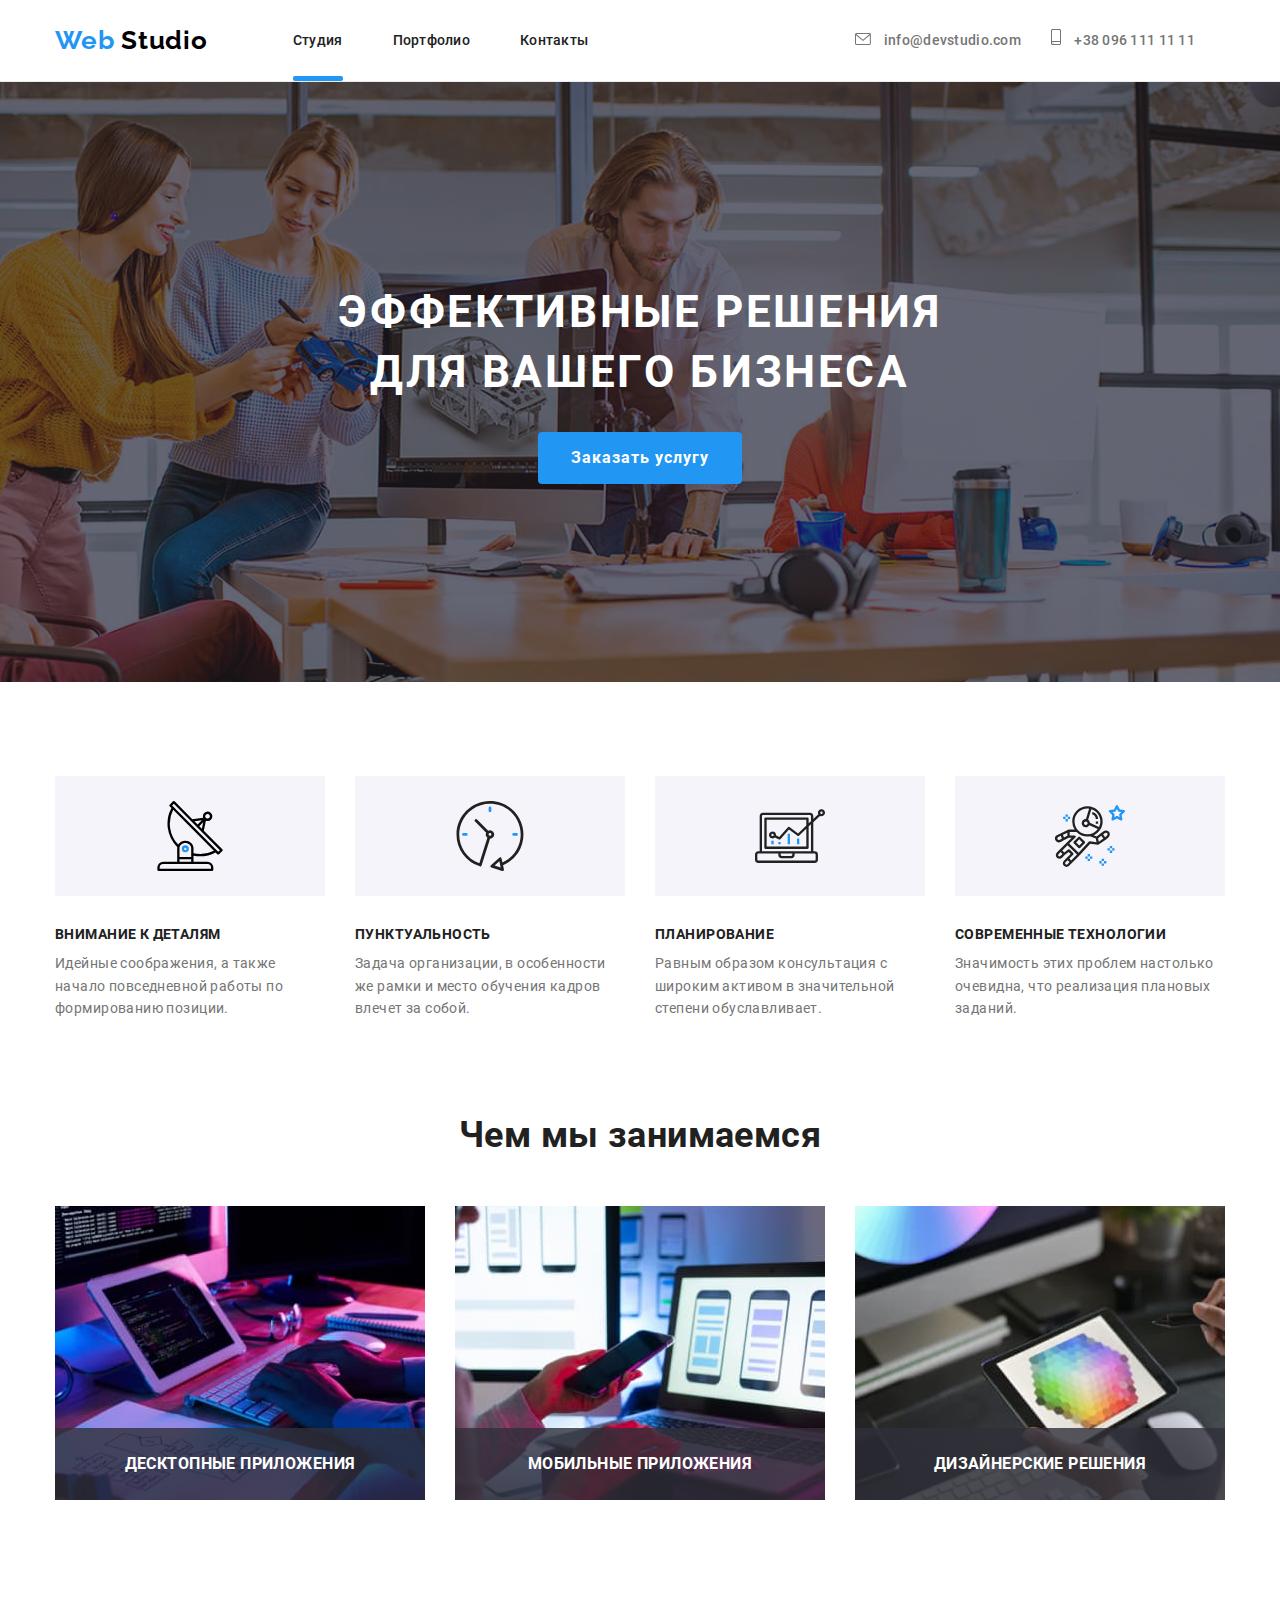
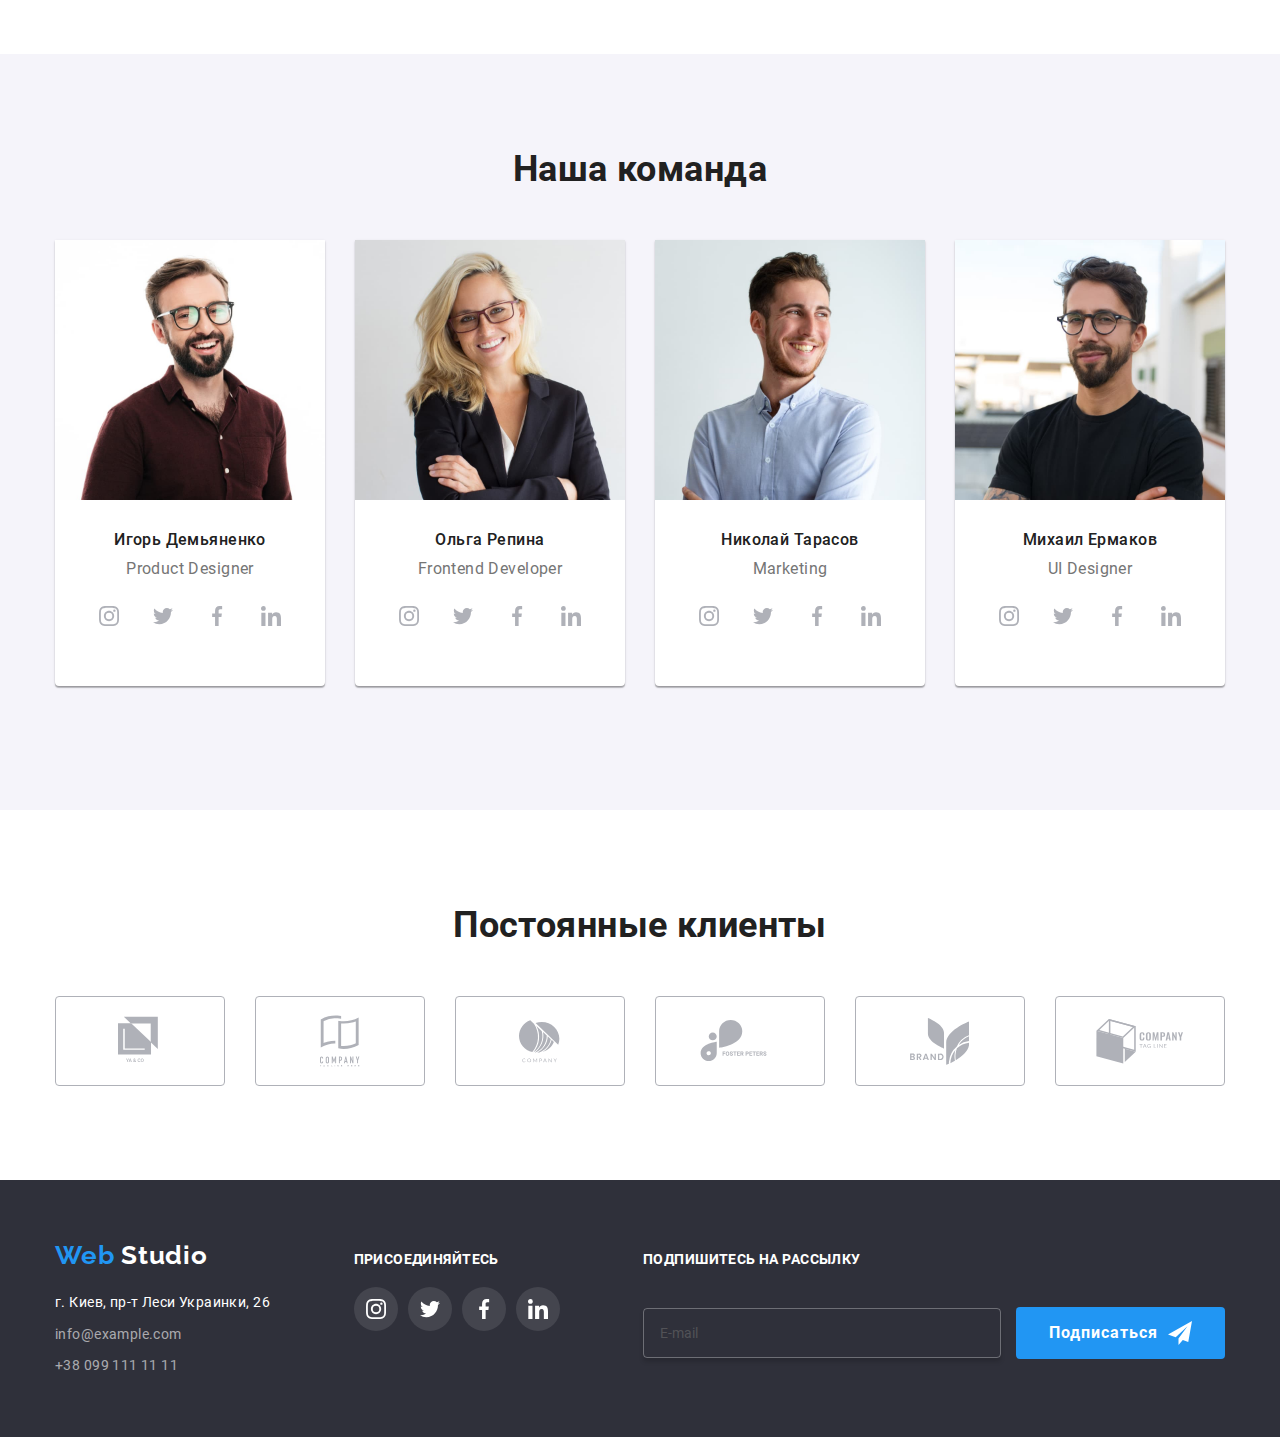
<file: index.html>
<!DOCTYPE html>
<html lang="ru">
  <head>
    <meta charset="UTF-8" />
    <meta name="viewport" content="width=device-width, initial-scale=1.0" />
    <title>Web Studio</title>
    <!-- <link
      href="https://fonts.googleapis.com/css2?family=Raleway:wght@700&family=Roboto:wght@400;500;700&display=swap"
      rel="stylesheet"
    />
    <link rel="stylesheet" href="./css/modern-normalize.css" /> -->
    <link rel="stylesheet" href="./css/main.min.css" />
  </head>
  <body>
    <header class="page-header">
      <!-- Мобільний хеадер  -->
      <div class="container logo-mobile-enable">
        <a href="index.html" class="logo"
          >Web <span class="logo-span-black">Studio</span></a
        >

        <button
          type="button"
          class="menu-button"
          aria-expanded="false"
          data-menu-button
        >
          <svg
            width="40"
            height="40"
            aria-label="Переключатель мобильного меню"
          >
            <use
              class="icon-cross"
              href="./images/sprite-2.svg#icon-close_40px"
            ></use>
            <use
              class="icon-menu"
              href="./images/sprite-2.svg#icon-menu_40px"
            ></use>
          </svg>
        </button>
        <!-- Мобільне меню спливаюче -->
        <div class="mobile-menu" data-menu>          
          <ul class="mobile-site unmark">
            <li class="item">
              <a href="./index.html" class="menu-link menu-link-active-mobile">Студия</a>
            </li>
            <li class="item">
              <a href="./portfolio.html" class="menu-link">Портфолио</a>
            </li>
            <li class="item"><a href="" class="menu-link">Контакты</a></li>
          </ul>

          <ul class="mobile-auth unmark">
            <li class="mail-link-header-mobile">
              <a
                href="mailto:info@devstudio.com"
                class="contacts-link mail-link-header-mobile"
              >
                <svg class="icon-header" width="16" height="12">
                  <use href="./images/sprite.svg#icon-envelope-hover"></use>
                </svg>

                info@devstudio.com</a
              >
            </li>
            <li class="tel-link-header-mobile">
              <a
                href="tel:+380961111111"
                class="contacts-link tel-link-header-mobile"
              >
                <svg class="icon-header" width="10" height="16">
                  <use href="./images/sprite.svg#icon-smartphone-hover"></use>
                </svg>

                +38 096 111 11 11
              </a>
            </li>
            
          </ul>
        </div>
      </div>
      <!-- Кінець мобільного меню -->

      <!-- Меню для планшета/десктопа -->
      <div class="container flexbox header-hide">
        <nav class="navigation">
          <a href="index.html" class="logo"
            >Web <span class="logo-span-black">Studio</span></a
          >
          <ul class="unmark menu-list">
            <li class="menu-item">
              <a href="./index.html" class="menu-link menu-link-active"
                >Студия</a
              >
            </li>
            <li class="menu-item">
              <a href="./portfolio.html" class="menu-link">Портфолио</a>
            </li>
            <li class="menu-item"><a href="" class="menu-link">Контакты</a></li>
          </ul>
        </nav>
        <div>
          <ul class="unmark header-contacts">
            <li>
              <a
                href="mailto:info@devstudio.com"
                class="contacts-link mail-link-header"
              >
                <svg class="icon-header" width="16" height="12">
                  <use href="./images/sprite.svg#icon-envelope-hover"></use>
                </svg>

                info@devstudio.com</a
              >
            </li>
            <li>
              <a
                href="tel:+380961111111"
                class="contacts-link mail-link-header"
              >
                <svg class="icon-header" width="10" height="16">
                  <use href="./images/sprite.svg#icon-smartphone-hover"></use>
                </svg>

                +38 096 111 11 11
              </a>
            </li>
          </ul>
        </div>
      </div>
    </header>
    <main>
      <!-- Hero -->
      <section class="hero">
        <div class="container">
          <h1 class="page-title">
            Эффективные решения<br />для вашего бизнеса
          </h1>
          <button class="button-main" data-modal-open>Заказать услугу</button>
        </div>
      </section>
      <!-- Futures -->
      <section class="futures section-futures">
        <h2 hidden>Особенности</h2>
        <div class="container futures-list">
          <!-- <h2 hidden>Особенности</h2> -->
          <ul class="unmark futures-item">
            <li class="futures-list-item">
              <div class="futures-icon">
                <svg width="70" height="70">
                  <use href="./images/sprite.svg#icon-antenna-1"></use>
                </svg>
              </div>
              <h3 class="h3-title-features">Внимание к деталям</h3>
              <p class="p-title-features">
                Идейные соображения, а также начало повседневной работы по
                формированию позиции.
              </p>
            </li>
          </ul>
          <ul class="unmark futures-item">
            <li class="futures-list-item">
              <div class="futures-icon">
                <svg width="70" height="70">
                  <use href="./images/sprite.svg#icon-clock-1"></use>
                </svg>
              </div>
              <h3 class="h3-title-features">Пунктуальность</h3>
              <p class="p-title-features">
                Задача организации, в особенности же рамки и место обучения
                кадров влечет за собой.
              </p>
            </li>
          </ul>
          <ul class="unmark futures-item">
            <li class="futures-list-item">
              <div class="futures-icon">
                <svg width="70" height="70">
                  <use href="./images/sprite.svg#icon-diagram-1"></use>
                </svg>
              </div>
              <h3 class="h3-title-features">Планирование</h3>
              <p class="p-title-features">
                Равным образом консультация с широким активом в значительной
                степени обуславливает.
              </p>
            </li>
          </ul>
          <ul class="unmark futures-item">
            <li class="futures-list-item">
              <div class="futures-icon">
                <svg width="70" height="70">
                  <use href="./images/sprite.svg#icon-astronaut-1"></use>
                </svg>
              </div>
              <h3 class="h3-title-features">Современные технологии</h3>
              <p class="p-title-features">
                Значимость этих проблем настолько очевидна, что реализация
                плановых заданий.
              </p>
            </li>
          </ul>
        </div>
      </section>
      <!-- About us  -->
      <section class="section about-us">
        <div class="container">
          <h2 class="h2-title">Чем мы занимаемся</h2>
          <ul class="unmark about-us-list">
            <li class="about-us-item">
              <picture>
                <source
                  srcset="
                    ./images/aboutus/img_box_01.jpg    1x,
                    ./images/aboutus/img_box_01@2x.jpg 2x
                  "
                  media="(min-width: 1200px)"
                />

                <img
                  src="./images/aboutus/img_box_01.jpg"
                  width="370"
                  height="294"
                  alt="Десктопные приложения"
                />
              </picture>
              <h3 class="h3-title-working">Десктопные приложения</h3>
            </li>
            <li class="about-us-item">
              <picture>
                <source
                  srcset="
                    ./images/aboutus/img_box_02.jpg    1x,
                    ./images/aboutus/img_box_02@2x.jpg 2x
                  "
                  media="(min-width: 1200px)"
                />

                <img
                  src="./images/aboutus/img_box_01.jpg"
                  width="370"
                  height="294"
                  alt="Мобильные приложения"
                />
              </picture>
              <h3 class="h3-title-working">Мобильные приложения</h3>
            </li>
            <li class="about-us-item">
              <picture>
                <source
                  srcset="
                    ./images/aboutus/img_box_03.jpg    1x,
                    ./images/aboutus/img_box_03@2x.jpg 2x
                  "
                  media="(min-width: 1200px)"
                />

                <img
                  src="./images/aboutus/img_box_01.jpg"
                  width="370"
                  height="294"
                  alt="Дизайнерские решения"
                />
              </picture>
              <h3 class="h3-title-working">Дизайнерские решения</h3>
            </li>
          </ul>
        </div>
      </section>
      <!-- TEAM -->
      <section class="team-box section">
        <div class="container">
          <h2 class="h2-title">Наша команда</h2>
          <ul class="unmark team-list">
            <li class="team-item">
              <picture>
                <source
                  srcset="
                    ./images/team/desktop/team_card_1.jpg    1x,
                    ./images/team/desktop/team_card_1@2x.jpg 2x
                  "
                  media="(min-width: 1200px)"
                />
                <source
                  srcset="
                    ./images/team/tablet/team_card_1.jpg     1x,
                    ./images/team/desktop/team_card_1@2x.jpg 2x
                  "
                  media="(min-width: 768px)"
                />
                <source
                  srcset="
                    ./images/team/mobile/team_card_1.jpg     1x,
                    ./images/team/desktop/team_card_1@2x.jpg 2x
                  "
                  media="(max-width: 767px)"
                />
                <img
                  src="./images/team/desktop/team_card_1.jpg"
                  width="450"
                  height="460"
                  alt="Игорь Демьяненко"
                />
              </picture>
              <h3 class="h3-title-team">Игорь Демьяненко</h3>
              <p class="p-title-team">Product Designer</p>
              <ul class="unmark social-icons-list">
                <li class="social-icons-item">
                  <a
                    href="https://www.instagram.com/"
                    class="social-icons-link"
                    target="_blank"
                    rel="noopener noreferrer"
                    aria-label="Intagram"
                  >
                    <svg class="social-icon" width="20" height="20">
                      <use href="./images/sprite.svg#icon-team-instagram"></use>
                    </svg>
                  </a>
                </li>
                <li class="social-icons-item">
                  <a
                    href="https://www.twitter.com/"
                    class="social-icons-link"
                    target="_blank"
                    rel="noopener noreferrer"
                    aria-label="Twitter"
                  >
                    <svg class="social-icon" width="20" height="20">
                      <use href="./images/sprite.svg#icon-team-twitter"></use>
                    </svg>
                  </a>
                </li>
                <li class="social-icons-item">
                  <a
                    href="https://www.facebook.com/"
                    class="social-icons-link"
                    target="_blank"
                    rel="noopener noreferrer"
                    aria-label="Facebook"
                  >
                    <svg class="social-icon" width="20" height="20">
                      <use href="./images/sprite.svg#icon-team-facebook"></use>
                    </svg>
                  </a>
                </li>
                <li class="social-icons-item">
                  <a
                    href="https://www.linkedin.com/"
                    class="social-icons-link"
                    target="_blank"
                    rel="noopener noreferrer"
                    aria-label="Linkedin"
                  >
                    <svg class="social-icon" width="20" height="20">
                      <use href="./images/sprite.svg#icon-team-linkedin"></use>
                    </svg>
                  </a>
                </li>
              </ul>
            </li>
            <li class="team-item">
              <picture>
                <source
                  srcset="
                    ./images/team/desktop/team_card_2.jpg    1x,
                    ./images/team/desktop/team_card_2@2x.jpg 2x
                  "
                  media="(min-width: 1200px)"
                />
                <source
                  srcset="
                    ./images/team/tablet/team_card_2.jpg     1x,
                    ./images/team/desktop/team_card_2@2x.jpg 2x
                  "
                  media="(min-width: 768px)"
                />
                <source
                  srcset="
                    ./images/team/mobile/team_card_2.jpg     1x,
                    ./images/team/desktop/team_card_2@2x.jpg 2x
                  "
                  media="(max-width: 767px)"
                />
                <img
                  src="./images/team/desktop/team_card_1.jpg"
                  width="450"
                  height="460"
                  alt="Ольга Репина"
                />
              </picture>
              <h3 class="h3-title-team">Ольга Репина</h3>
              <p class="p-title-team">Frontend Developer</p>
              <ul class="unmark social-icons-list">
                <li class="social-icons-item">
                  <a
                    href="https://www.instagram.com/"
                    class="social-icons-link"
                    target="_blank"
                    rel="noopener noreferrer"
                    aria-label="Intagram"
                  >
                    <svg class="social-icon" width="20" height="20">
                      <use href="./images/sprite.svg#icon-team-instagram"></use>
                    </svg>
                  </a>
                </li>
                <li class="social-icons-item">
                  <a
                    href="https://www.twitter.com/"
                    class="social-icons-link"
                    target="_blank"
                    rel="noopener noreferrer"
                    aria-label="Twitter"
                  >
                    <svg class="social-icon" width="20" height="20">
                      <use href="./images/sprite.svg#icon-team-twitter"></use>
                    </svg>
                  </a>
                </li>
                <li class="social-icons-item">
                  <a
                    href="https://www.facebook.com/"
                    class="social-icons-link"
                    target="_blank"
                    rel="noopener noreferrer"
                    aria-label="Facebook"
                  >
                    <svg class="social-icon" width="20" height="20">
                      <use href="./images/sprite.svg#icon-team-facebook"></use>
                    </svg>
                  </a>
                </li>
                <li class="social-icons-item">
                  <a
                    href="https://www.linkedin.com/"
                    class="social-icons-link"
                    target="_blank"
                    rel="noopener noreferrer"
                    aria-label="Linkedin"
                  >
                    <svg class="social-icon" width="20" height="20">
                      <use href="./images/sprite.svg#icon-team-linkedin"></use>
                    </svg>
                  </a>
                </li>
              </ul>
            </li>
            <li class="team-item">
              <picture>
                <source
                  srcset="
                    ./images/team/desktop/team_card_3.jpg    1x,
                    ./images/team/desktop/team_card_3@2x.jpg 2x
                  "
                  media="(min-width: 1200px)"
                />
                <source
                  srcset="
                    ./images/team/tablet/team_card_3.jpg     1x,
                    ./images/team/desktop/team_card_3@2x.jpg 2x
                  "
                  media="(min-width: 768px)"
                />
                <source
                  srcset="
                    ./images/team/mobile/team_card_3.jpg     1x,
                    ./images/team/desktop/team_card_3@2x.jpg 2x
                  "
                  media="(max-width: 767px)"
                />
                <img
                  src="./images/team/desktop/team_card_1.jpg"
                  width="450"
                  height="460"
                  alt="Николай Тарасов"
                />
              </picture>
              <h3 class="h3-title-team">Николай Тарасов</h3>
              <p class="p-title-team">Marketing</p>
              <ul class="unmark social-icons-list">
                <li class="social-icons-item">
                  <a
                    href="https://www.instagram.com/"
                    class="social-icons-link"
                    target="_blank"
                    rel="noopener noreferrer"
                    aria-label="Intagram"
                  >
                    <svg class="social-icon" width="20" height="20">
                      <use href="./images/sprite.svg#icon-team-instagram"></use>
                    </svg>
                  </a>
                </li>
                <li class="social-icons-item">
                  <a
                    href="https://www.twitter.com/"
                    class="social-icons-link"
                    target="_blank"
                    rel="noopener noreferrer"
                    aria-label="Twitter"
                  >
                    <svg class="social-icon" width="20" height="20">
                      <use href="./images/sprite.svg#icon-team-twitter"></use>
                    </svg>
                  </a>
                </li>
                <li class="social-icons-item">
                  <a
                    href="https://www.facebook.com/"
                    class="social-icons-link"
                    target="_blank"
                    rel="noopener noreferrer"
                    aria-label="Facebook"
                  >
                    <svg class="social-icon" width="20" height="20">
                      <use href="./images/sprite.svg#icon-team-facebook"></use>
                    </svg>
                  </a>
                </li>
                <li class="social-icons-item">
                  <a
                    href="https://www.linkedin.com/"
                    class="social-icons-link"
                    target="_blank"
                    rel="noopener noreferrer"
                    aria-label="Linkedin"
                  >
                    <svg class="social-icon" width="20" height="20">
                      <use href="./images/sprite.svg#icon-team-linkedin"></use>
                    </svg>
                  </a>
                </li>
              </ul>
            </li>
            <li class="team-item">
              <picture>
                <source
                  srcset="
                    ./images/team/desktop/team_card_4.jpg    1x,
                    ./images/team/desktop/team_card_4@2x.jpg 2x
                  "
                  media="(min-width: 1200px)"
                />
                <source
                  srcset="
                    ./images/team/tablet/team_card_4.jpg     1x,
                    ./images/team/desktop/team_card_4@2x.jpg 2x
                  "
                  media="(min-width: 768px)"
                />
                <source
                  srcset="
                    ./images/team/mobile/team_card_4.jpg     1x,
                    ./images/team/desktop/team_card_4@2x.jpg 2x
                  "
                  media="(max-width: 767px)"
                />
                <img
                  src="./images/team/desktop/team_card_1.jpg"
                  width="450"
                  height="460"
                  alt="Михаил Ермаков"
                />
              </picture>
              <h3 class="h3-title-team">Михаил Ермаков</h3>
              <p class="p-title-team">UI Designer</p>
              <ul class="unmark social-icons-list">
                <li class="social-icons-item">
                  <a
                    href="https://www.instagram.com/"
                    class="social-icons-link"
                    target="_blank"
                    rel="noopener noreferrer"
                    aria-label="Intagram"
                  >
                    <svg class="social-icon" width="20" height="20">
                      <use href="./images/sprite.svg#icon-team-instagram"></use>
                    </svg>
                  </a>
                </li>
                <li class="social-icons-item">
                  <a
                    href="https://www.twitter.com/"
                    class="social-icons-link"
                    target="_blank"
                    rel="noopener noreferrer"
                    aria-label="Twitter"
                  >
                    <svg class="social-icon" width="20" height="20">
                      <use href="./images/sprite.svg#icon-team-twitter"></use>
                    </svg>
                  </a>
                </li>
                <li class="social-icons-item">
                  <a
                    href="https://www.facebook.com/"
                    class="social-icons-link"
                    target="_blank"
                    rel="noopener noreferrer"
                    aria-label="Facebook"
                  >
                    <svg class="social-icon" width="20" height="20">
                      <use href="./images/sprite.svg#icon-team-facebook"></use>
                    </svg>
                  </a>
                </li>
                <li class="social-icons-item">
                  <a
                    href="https://www.linkedin.com/"
                    class="social-icons-link"
                    target="_blank"
                    rel="noopener noreferrer"
                    aria-label="Linkedin"
                  >
                    <svg class="social-icon" width="20" height="20">
                      <use href="./images/sprite.svg#icon-team-linkedin"></use>
                    </svg>
                  </a>
                </li>
              </ul>
            </li>
          </ul>
        </div>
      </section>
      <!-- CLIENTS -->
      <section class="clients-box section">
        <div class="container">
          <h2 class="h2-title">Постоянные клиенты</h2>
          <ul class="unmark clients-list">
            <li class="clients-item">
              <a
                class="clients-link"
                href="#"
                target="_blank"
                rel="noopener noreferrer"
                aria-label="client-1"
              >
                <svg class="clients-icon" width="44" height="50">
                  <use href="./images/sprite.svg#icon-logo-1"></use>
                </svg>
              </a>
            </li>
            <li class="clients-item">
              <a
                class="clients-link"
                href="#"
                target="_blank"
                rel="noopener noreferrer"
                aria-label="client-1"
              >
                <svg class="clients-icon" width="40" height="52">
                  <use href="./images/sprite.svg#icon-logo-2"></use>
                </svg>
              </a>
            </li>
            <li class="clients-item">
              <a
                class="clients-link"
                href="#"
                target="_blank"
                rel="noopener noreferrer"
                aria-label="client-1"
              >
                <svg class="clients-icon" width="41" height="43">
                  <use href="./images/sprite.svg#icon-logo-3"></use>
                </svg>
              </a>
            </li>
            <li class="clients-item">
              <a
                class="clients-link"
                href="#"
                target="_blank"
                rel="noopener noreferrer"
                aria-label="client-1"
              >
                <svg class="clients-icon" width="80" height="42">
                  <use href="./images/sprite.svg#icon-logo-4"></use>
                </svg>
              </a>
            </li>
            <li class="clients-item">
              <a
                class="clients-link"
                href="#"
                target="_blank"
                rel="noopener noreferrer"
                aria-label="client-1"
              >
                <svg class="clients-icon" width="59" height="47">
                  <use href="./images/sprite.svg#icon-logo-5"></use>
                </svg>
              </a>
            </li>
            <li class="clients-item">
              <a
                class="clients-link"
                href="#"
                target="_blank"
                rel="noopener noreferrer"
                aria-label="client-1"
              >
                <svg class="clients-icon" width="88" height="45">
                  <use href="./images/sprite.svg#icon-logo-6"></use>
                </svg>
              </a>
            </li>
          </ul>
        </div>
      </section>
    </main>
    <!-- FOOTER -->
    <footer class="footer-bg">
      <div class="container footer-box">
        <!-- Секція футера 1 -->
        <div class="footer-item-1">
          <a href="index.html" class="logo logo-footer-position"
            >Web <span class="logo-span-white">Studio</span></a
          >
          <address class="address-list">
            <ul class="unmark">
              <li class="address-item">
                <a href="#" class="address-link-footer"
                  >г. Киев, пр-т Леси Украинки, 26</a
                >
              </li>
              <li class="address-item">
                <a href="mailto:info@example.com" class="contacts-link-footer"
                  >info@example.com</a
                >
              </li>
              <li class="address-item">
                <a href="tel:+380991111111" class="contacts-link-footer">
                  +38 099 111 11 11
                </a>
              </li>
            </ul>
          </address>
        </div>
        <!-- Секція футера 2 -->
        <div class="footer-item-2">
          <b class="b-footer">присоединяйтесь</b>
          <ul class="unmark social-icons-list-footer">
            <li class="social-icons-item-footer">
              <a
                href="https://www.instagram.com/"
                class="social-icons-link-footer"
                target="_blank"
                rel="noopener noreferrer"
                aria-label="Intagram"
              >
                <svg class="social-icon-footer" width="20" height="20">
                  <use href="./images/sprite.svg#icon-team-instagram"></use>
                </svg>
              </a>
            </li>
            <li class="social-icons-item-footer">
              <a
                href="https://www.twitter.com/"
                class="social-icons-link-footer"
                target="_blank"
                rel="noopener noreferrer"
                aria-label="Twitter"
              >
                <svg class="social-icon-footer" width="20" height="20">
                  <use href="./images/sprite.svg#icon-team-twitter"></use>
                </svg>
              </a>
            </li>
            <li class="social-icons-item-footer">
              <a
                href="https://www.facebook.com/"
                class="social-icons-link-footer"
                target="_blank"
                rel="noopener noreferrer"
                aria-label="Facebook"
              >
                <svg class="social-icon-footer" width="20" height="20">
                  <use href="./images/sprite.svg#icon-team-facebook"></use>
                </svg>
              </a>
            </li>
            <li class="social-icons-item-footer">
              <a
                href="https://www.linkedin.com/"
                class="social-icons-link-footer"
                target="_blank"
                rel="noopener noreferrer"
                aria-label="Linkedin"
              >
                <svg class="social-icon-footer" width="20" height="20">
                  <use href="./images/sprite.svg#icon-team-linkedin"></use>
                </svg>
              </a>
            </li>
          </ul>
        </div>
        <!-- Секція футера 3 -->
        <div class="footer-subscribe">
          <b class="b-footer">подпишитесь на рассылку</b>
          <form class="footer-subscribe-form" action="#">
            <input
              class="footer-subscribe-input"
              type="email"
              name="email-subscribe"
              placeholder="E-mail"
            />
            <button class="footer-subscribe-button">Подписаться</button>
          </form>
        </div>
      </div>
    </footer>
    <!-- Модальне вікно  -->
    <div class="backdrop is-hidden" data-modal>
      <div class="modal">
        <button class="close" data-modal-close>
          <svg class="close-icon" width="18" height="18">
            <use href="./images/sprite-2.svg#icon-close"></use>
          </svg>
        </button>
        <b class="modal-text">Оставьте свои данные, мы вам перезвоним</b>
        <form class="form" action="#" method="POST">
          <label class="form-label"
            >Имя
            <div class="form-box">
              <input class="form-input" type="text" name="user-name" />
              <svg class="form-icon" width="18" height="18">
                <use href="./images/sprite-2.svg#icon-person"></use>
              </svg>
            </div>
          </label>
          <label class="form-label"
            >Телефон
            <div class="form-box">
              <input class="form-input" type="tel" name="user-phone" />
              <svg class="form-icon" width="18" height="18">
                <use href="./images/sprite-2.svg#icon-phone"></use>
              </svg>
            </div>
          </label>
          <label class="form-label"
            >Почта
            <div class="form-box">
              <input class="form-input" type="email" name="user-email" />
              <svg class="form-icon" width="18" height="18">
                <use href="./images/sprite-2.svg#icon-email"></use>
              </svg>
            </div>
          </label>
          <label class="form-label"
            >Комментарий
            <textarea
              class="comment"
              name="comment"
              placeholder="Введите текст"
            ></textarea>
          </label>

          <!-- Прийняття умов -->

          <label class="policy-label">
            <input type="checkbox" name="policy" class="checkbox-policy" />
            <span class="check-icon"></span>
            <span class="policy"
              >Соглашаюсь с рассылкой и принимаю
              <a href="#">Условия договора</a></span
            >
          </label>

          <div class="center-button">
            <button class="button-form" type="submit">Отправить</button>
          </div>
        </form>
      </div>
    </div>

    <script src="./js/modal.js"></script>
    <script src="./js/menu.js"></script>
  </body>
</html>
</file>
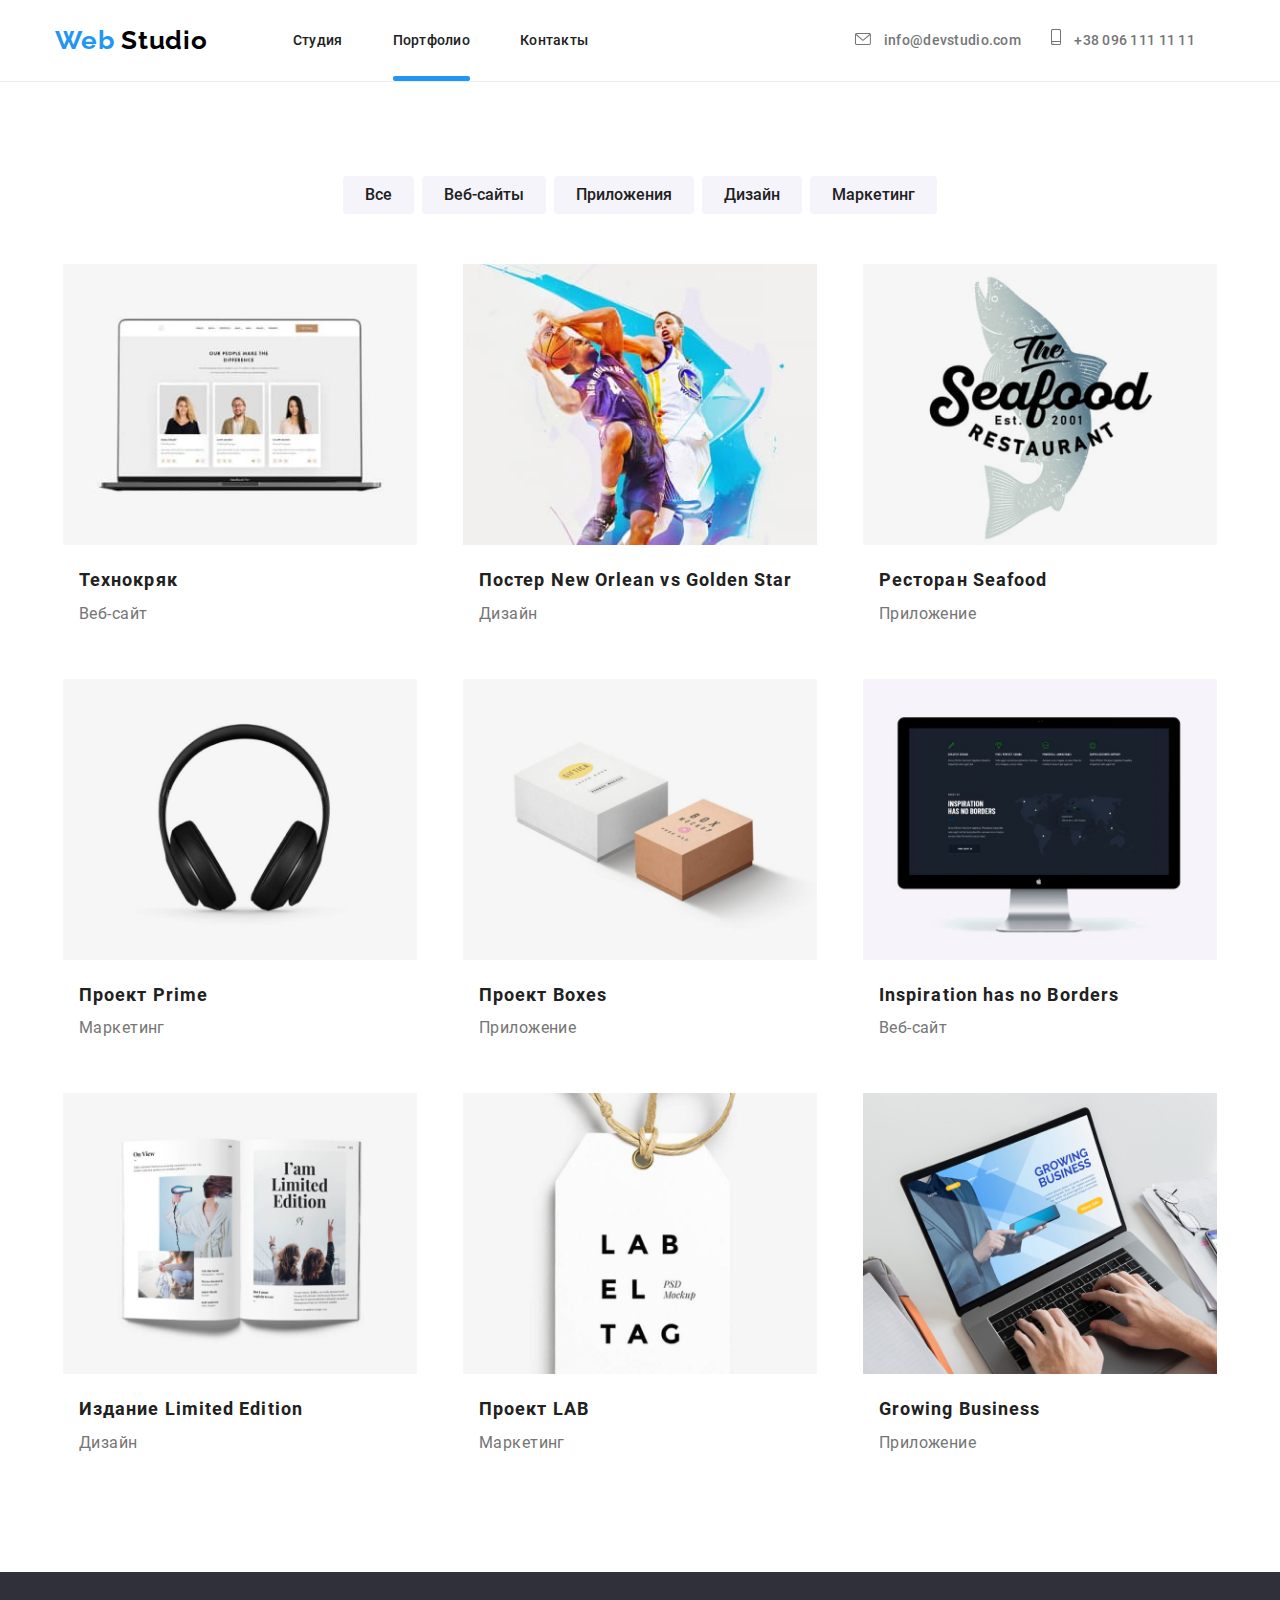
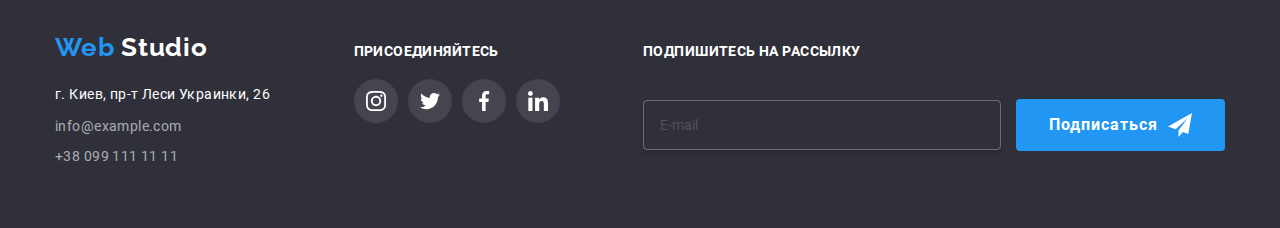
<file: portfolio.html>
<!DOCTYPE html>
<html lang="ru">
  <head>
    <meta charset="UTF-8" />
    <meta name="viewport" content="width=device-width, initial-scale=1.0" />
    <title>Portfolio</title>
    <!-- <link
      href="https://fonts.googleapis.com/css2?family=Raleway:wght@700&family=Roboto:wght@400;500;700&display=swap"
      rel="stylesheet"
    /> -->

    <link rel="stylesheet" href="./css/main.min.css" />
  </head>
  <body>
    <header class="page-header">
      <!-- Мобільний хеадер  -->
      <div class="container logo-mobile-enable">
        <a href="index.html" class="logo"
          >Web <span class="logo-span-black">Studio</span></a
        >

        <button
          type="button"
          class="menu-button"
          aria-expanded="false"
          data-menu-button
        >
          <svg
            width="40"
            height="40"
            aria-label="Переключатель мобильного меню"
          >
            <use
              class="icon-cross"
              href="./images/sprite-2.svg#icon-close_40px"
            ></use>
            <use
              class="icon-menu"
              href="./images/sprite-2.svg#icon-menu_40px"
            ></use>
          </svg>
        </button>
        <!-- Мобільне меню спливаюче -->
        <div class="mobile-menu" data-menu>          
          <ul class="mobile-site unmark">
            <li class="item">
              <a href="./index.html" class="menu-link">Студия</a>
            </li>
            <li class="item">
              <a href="./portfolio.html" class="menu-link menu-link-active-mobile">Портфолио</a>
            </li>
            <li class="item"><a href="" class="menu-link">Контакты</a></li>
          </ul>

          <ul class="mobile-auth unmark">
            <li class="mail-link-header-mobile">
              <a
                href="mailto:info@devstudio.com"
                class="contacts-link mail-link-header-mobile"
              >
                <svg class="icon-header" width="16" height="12">
                  <use href="./images/sprite.svg#icon-envelope-hover"></use>
                </svg>

                info@devstudio.com</a
              >
            </li>
            <li class="tel-link-header-mobile">
              <a
                href="tel:+380961111111"
                class="contacts-link tel-link-header-mobile"
              >
                <svg class="icon-header" width="10" height="16">
                  <use href="./images/sprite.svg#icon-smartphone-hover"></use>
                </svg>

                +38 096 111 11 11
              </a>
            </li>
            
          </ul>
        </div>
      </div>
      <!-- Кінець мобільного меню -->

      <!-- Меню для планшета/десктопа -->
      <div class="container flexbox header-hide">
        <nav class="navigation">
          <a href="index.html" class="logo"
            >Web <span class="logo-span-black">Studio</span></a
          >
          <ul class="unmark menu-list">
            <li class="menu-item">
              <a href="./index.html" class="menu-link"
                >Студия</a
              >
            </li>
            <li class="menu-item">
              <a href="./portfolio.html" class="menu-link menu-link-active">Портфолио</a>
            </li>
            <li class="menu-item"><a href="" class="menu-link">Контакты</a></li>
          </ul>
        </nav>
        <div>
          <ul class="unmark header-contacts">
            <li>
              <a
                href="mailto:info@devstudio.com"
                class="contacts-link mail-link-header"
              >
                <svg class="icon-header" width="16" height="12">
                  <use href="./images/sprite.svg#icon-envelope-hover"></use>
                </svg>

                info@devstudio.com</a
              >
            </li>
            <li>
              <a
                href="tel:+380961111111"
                class="contacts-link mail-link-header"
              >
                <svg class="icon-header" width="10" height="16">
                  <use href="./images/sprite.svg#icon-smartphone-hover"></use>
                </svg>

                +38 096 111 11 11
              </a>
            </li>
          </ul>
        </div>
      </div>
    </header>
    <!-- PORTFOLIO -->
    <main>
      <section class="section">
        <h1 hidden>Проэкты</h1>
        <div class="container">
          <ul class="unmark portfolio-filter-list">
            <li class="portfolio-filter-item">
              <button type="button" class="button-portfolio">Все</button>
            </li>
            <li class="portfolio-filter-item">
              <button type="button" class="button-portfolio">Веб-сайты</button>
            </li>
            <li class="portfolio-filter-item">
              <button type="button" class="button-portfolio">Приложения</button>
            </li>
            <li class="portfolio-filter-item">
              <button type="button" class="button-portfolio">Дизайн</button>
            </li>
            <li class="portfolio-filter-item">
              <button type="button" class="button-portfolio">Маркетинг</button>
            </li>
          </ul>
          <ul class="unmark portfolio-list-work">
            <li class="portfolio-item-work">
              <a href="" class="portfolio-link">
                <div class="produkt-thumb">
                  <picture>
                    <source srcset="./images/portfolio/desktop/potrfolio-img-01.jpg 1x, ./images/portfolio/desktop/potrfolio-img-01@2x.jpg 2x"
                    media="(min-width: 1200px)" />
                    <source srcset="./images/portfolio/tablet/potrfolio-img-01.jpg 1x, ./images/portfolio/desktop/potrfolio-img-01@2x.jpg 2x"
                    media="(min-width: 768px)" />
                    <source srcset="./images/portfolio/mobile/potrfolio-img-01.jpg 1x, ./images/portfolio/desktop/potrfolio-img-01@2x.jpg 2x"
                    media="(max-width: 767px)" />
                    <img
                    src="./images/portfolio/desktop/potrfolio-img-01.jpg"
                    width="354"
                    height="294"
                    alt="Вэб-сайт Технокряк"
                  />
                  </picture>                  
                  <div class="overlay">
                    <p class="p-portfolio-long">
                      Технокряк это современная площадка распространения
                      коронавируса. Компании используют эту платформу для
                      цифрового шпионажа и атак на защищённые сервера
                      конкурентов.
                    </p>
                  </div>
                </div>

                <div class="portfolio-descript">
                  <h2 class="h2-portfolio">Технокряк</h2>
                  <p class="p-portfolio-short">Веб-сайт</p>
                </div>
              </a>
            </li>
            <li class="portfolio-item-work">
              <a href="" class="portfolio-link">
                <div class="produkt-thumb">
                  <picture>
                    <source srcset="./images/portfolio/desktop/potrfolio-img-02.jpg 1x, ./images/portfolio/desktop/potrfolio-img-02@2x.jpg 2x"
                    media="(min-width: 1200px)" />
                    <source srcset="./images/portfolio/tablet/potrfolio-img-02.jpg 1x, ./images/portfolio/desktop/potrfolio-img-02@2x.jpg 2x"
                    media="(min-width: 768px)" />
                    <source srcset="./images/portfolio/mobile/potrfolio-img-02.jpg 1x, ./images/portfolio/desktop/potrfolio-img-02@2x.jpg 2x"
                    media="(max-width: 767px)" />
                    <img
                    src="./images/portfolio/desktop/potrfolio-img-02.jpg"
                    width="354"
                    height="294"
                    alt="Постер New Orlean vs Golden Star"
                  />
                  </picture>                  
                  <div class="overlay">
                    <p class="p-portfolio-long">
                      Технокряк это современная площадка распространения
                      коронавируса. Компании используют эту платформу для
                      цифрового шпионажа и атак на защищённые сервера
                      конкурентов.
                    </p>
                  </div>
                </div>

                <div class="portfolio-descript">
                  <h2 class="h2-portfolio">Постер New Orlean vs Golden Star</h2>
                  <p class="p-portfolio-short">Дизайн</p>
                </div>
              </a>
            </li>
            <li class="portfolio-item-work">
              <a href="" class="portfolio-link">
                <div class="produkt-thumb">
                  <picture>
                    <source srcset="./images/portfolio/desktop/potrfolio-img-03.jpg 1x, ./images/portfolio/desktop/potrfolio-img-03@2x.jpg 2x"
                    media="(min-width: 1200px)" />
                    <source srcset="./images/portfolio/tablet/potrfolio-img-03.jpg 1x, ./images/portfolio/desktop/potrfolio-img-03@2x.jpg 2x"
                    media="(min-width: 768px)" />
                    <source srcset="./images/portfolio/mobile/potrfolio-img-03.jpg 1x, ./images/portfolio/desktop/potrfolio-img-03@2x.jpg 2x"
                    media="(max-width: 767px)" />
                    <img
                    src="./images/portfolio/desktop/potrfolio-img-01.jpg"
                    width="354"
                    height="294"
                    alt="Ресторан Seafood"
                  />
                  </picture>                  
                  <div class="overlay">
                    <p class="p-portfolio-long">
                      Технокряк это современная площадка распространения
                      коронавируса. Компании используют эту платформу для
                      цифрового шпионажа и атак на защищённые сервера
                      конкурентов.
                    </p>
                  </div>
                </div>

                <div class="portfolio-descript">
                  <h2 class="h2-portfolio">Ресторан Seafood</h2>
                  <p class="p-portfolio-short">Приложение</p>
                </div>
              </a>
            </li>
            <li class="portfolio-item-work">
              <a href="" class="portfolio-link">
                <div class="produkt-thumb">
                  <picture>
                    <source srcset="./images/portfolio/desktop/potrfolio-img-04.jpg 1x, ./images/portfolio/desktop/potrfolio-img-04@2x.jpg 2x"
                    media="(min-width: 1200px)" />
                    <source srcset="./images/portfolio/tablet/potrfolio-img-04.jpg 1x, ./images/portfolio/desktop/potrfolio-img-04@2x.jpg 2x"
                    media="(min-width: 768px)" />
                    <source srcset="./images/portfolio/mobile/potrfolio-img-04.jpg 1x, ./images/portfolio/desktop/potrfolio-img-04@2x.jpg 2x"
                    media="(max-width: 767px)" />
                    <img
                    src="./images/portfolio/desktop/potrfolio-img-01.jpg"
                    width="354"
                    height="294"
                    alt="Проект Prime"
                  />
                  </picture>                  
                  <div class="overlay">
                    <p class="p-portfolio-long">
                      Технокряк это современная площадка распространения
                      коронавируса. Компании используют эту платформу для
                      цифрового шпионажа и атак на защищённые сервера
                      конкурентов.
                    </p>
                  </div>
                </div>

                <div class="portfolio-descript">
                  <h2 class="h2-portfolio">Проект Prime</h2>
                  <p class="p-portfolio-short">Маркетинг</p>
                </div>
              </a>
            </li>
            <li class="portfolio-item-work">
              <a href="" class="portfolio-link">
                <div class="produkt-thumb">
                  <picture>
                    <source srcset="./images/portfolio/desktop/potrfolio-img-05.jpg 1x, ./images/portfolio/desktop/potrfolio-img-05@2x.jpg 2x"
                    media="(min-width: 1200px)" />
                    <source srcset="./images/portfolio/tablet/potrfolio-img-05.jpg 1x, ./images/portfolio/desktop/potrfolio-img-05@2x.jpg 2x"
                    media="(min-width: 768px)" />
                    <source srcset="./images/portfolio/mobile/potrfolio-img-05.jpg 1x, ./images/portfolio/desktop/potrfolio-img-05@2x.jpg 2x"
                    media="(max-width: 767px)" />
                    <img
                    src="./images/portfolio/desktop/potrfolio-img-01.jpg"
                    width="354"
                    height="294"
                    alt="Проект Boxes"
                  />
                  </picture>                  
                  <div class="overlay">
                    <p class="p-portfolio-long">
                      Технокряк это современная площадка распространения
                      коронавируса. Компании используют эту платформу для
                      цифрового шпионажа и атак на защищённые сервера
                      конкурентов.
                    </p>
                  </div>
                </div>

                <div class="portfolio-descript">
                  <h2 class="h2-portfolio">Проект Boxes</h2>
                  <p class="p-portfolio-short">Приложение</p>
                </div>
              </a>
            </li>
            <li class="portfolio-item-work">
              <a href="" class="portfolio-link">
                <div class="produkt-thumb">
                  <picture>
                    <source srcset="./images/portfolio/desktop/potrfolio-img-06.jpg 1x, ./images/portfolio/desktop/potrfolio-img-06@2x.jpg 2x"
                    media="(min-width: 1200px)" />
                    <source srcset="./images/portfolio/tablet/potrfolio-img-06.jpg 1x, ./images/portfolio/desktop/potrfolio-img-06@2x.jpg 2x"
                    media="(min-width: 768px)" />
                    <source srcset="./images/portfolio/mobile/potrfolio-img-06.jpg 1x, ./images/portfolio/desktop/potrfolio-img-06@2x.jpg 2x"
                    media="(max-width: 767px)" />
                    <img
                    src="./images/portfolio/desktop/potrfolio-img-01.jpg"
                    width="354"
                    height="294"
                    alt="Inspiration has no Borders"
                  />
                  </picture>                  
                  <div class="overlay">
                    <p class="p-portfolio-long">
                      Технокряк это современная площадка распространения
                      коронавируса. Компании используют эту платформу для
                      цифрового шпионажа и атак на защищённые сервера
                      конкурентов.
                    </p>
                  </div>
                </div>

                <div class="portfolio-descript">
                  <h2 class="h2-portfolio">Inspiration has no Borders</h2>
                  <p class="p-portfolio-short">Веб-сайт</p>
                </div>
              </a>
            </li>
            <li class="portfolio-item-work">
              <a href="" class="portfolio-link">
                <div class="produkt-thumb">
                  <picture>
                    <source srcset="./images/portfolio/desktop/potrfolio-img-07.jpg 1x, ./images/portfolio/desktop/potrfolio-img-07@2x.jpg 2x"
                    media="(min-width: 1200px)" />
                    <source srcset="./images/portfolio/tablet/potrfolio-img-07.jpg 1x, ./images/portfolio/desktop/potrfolio-img-07@2x.jpg 2x"
                    media="(min-width: 768px)" />
                    <source srcset="./images/portfolio/mobile/potrfolio-img-07.jpg 1x, ./images/portfolio/desktop/potrfolio-img-07@2x.jpg 2x"
                    media="(max-width: 767px)" />
                    <img
                    src="./images/portfolio/desktop/potrfolio-img-01.jpg"
                    width="354"
                    height="294"
                    alt="Издание Limited Edition"
                  />
                  </picture>                  
                  <div class="overlay">
                    <p class="p-portfolio-long">
                      Технокряк это современная площадка распространения
                      коронавируса. Компании используют эту платформу для
                      цифрового шпионажа и атак на защищённые сервера
                      конкурентов.
                    </p>
                  </div>
                </div>

                <div class="portfolio-descript">
                  <h2 class="h2-portfolio">Издание Limited Edition</h2>
                  <p class="p-portfolio-short">Дизайн</p>
                </div>
              </a>
            </li>
            <li class="portfolio-item-work">
              <a href="" class="portfolio-link">
                <div class="produkt-thumb">
                  <picture>
                    <source srcset="./images/portfolio/desktop/potrfolio-img-08.jpg 1x, ./images/portfolio/desktop/potrfolio-img-08@2x.jpg 2x"
                    media="(min-width: 1200px)" />
                    <source srcset="./images/portfolio/tablet/potrfolio-img-08.jpg 1x, ./images/portfolio/desktop/potrfolio-img-08@2x.jpg 2x"
                    media="(min-width: 768px)" />
                    <source srcset="./images/portfolio/mobile/potrfolio-img-08.jpg 1x, ./images/portfolio/desktop/potrfolio-img-08@2x.jpg 2x"
                    media="(max-width: 767px)" />
                    <img
                    src="./images/portfolio/desktop/potrfolio-img-01.jpg"
                    width="354"
                    height="294"
                    alt="Проект LAB"
                  />
                  </picture>                  
                  <div class="overlay">
                    <p class="p-portfolio-long">
                      Технокряк это современная площадка распространения
                      коронавируса. Компании используют эту платформу для
                      цифрового шпионажа и атак на защищённые сервера
                      конкурентов.
                    </p>
                  </div>
                </div>

                <div class="portfolio-descript">
                  <h2 class="h2-portfolio">Проект LAB</h2>
                  <p class="p-portfolio-short">Маркетинг</p>
                </div>
              </a>
            </li>
            <li class="portfolio-item-work">
              <a href="" class="portfolio-link">
                <div class="produkt-thumb">
                  <picture>
                    <source srcset="./images/portfolio/desktop/potrfolio-img-09.jpg 1x, ./images/portfolio/desktop/potrfolio-img-09@2x.jpg 2x"
                    media="(min-width: 1200px)" />
                    <source srcset="./images/portfolio/tablet/potrfolio-img-09.jpg 1x, ./images/portfolio/desktop/potrfolio-img-09@2x.jpg 2x"
                    media="(min-width: 768px)" />
                    <source srcset="./images/portfolio/mobile/potrfolio-img-09.jpg 1x, ./images/portfolio/desktop/potrfolio-img-09@2x.jpg 2x"
                    media="(max-width: 767px)" />
                    <img
                    src="./images/portfolio/desktop/potrfolio-img-01.jpg"
                    width="354"
                    height="294"
                    alt="Growing Business"
                  />
                  </picture>                  
                  <div class="overlay">
                    <p class="p-portfolio-long">
                      Технокряк это современная площадка распространения
                      коронавируса. Компании используют эту платформу для
                      цифрового шпионажа и атак на защищённые сервера
                      конкурентов.
                    </p>
                  </div>
                </div>

                <div class="portfolio-descript">
                  <h2 class="h2-portfolio">Growing Business</h2>
                  <p class="p-portfolio-short">Приложение</p>
                </div>
              </a>
            </li>
          </ul>
        </div>
      </section>
    </main>
    <!-- FOOTER -->
    <footer class="footer-bg">
      <div class="container footer-box">
        <!-- Секція футера 1 -->
        <div class="footer-item-1">
          <a href="index.html" class="logo logo-footer-position"
            >Web <span class="logo-span-white">Studio</span></a
          >
          <address class="address-list">
            <ul class="unmark">
              <li class="address-item">
                <a href="#" class="address-link-footer"
                  >г. Киев, пр-т Леси Украинки, 26</a
                >
              </li>
              <li class="address-item">
                <a href="mailto:info@example.com" class="contacts-link-footer"
                  >info@example.com</a
                >
              </li>
              <li class="address-item">
                <a href="tel:+380991111111" class="contacts-link-footer">
                  +38 099 111 11 11
                </a>
              </li>
            </ul>
          </address>
        </div>
        <!-- Секція футера 2 -->
        <div class="footer-item-2">
          <b class="b-footer">присоединяйтесь</b>
          <ul class="unmark social-icons-list-footer">
            <li class="social-icons-item-footer">
              <a
                href="https://www.instagram.com/"
                class="social-icons-link-footer"
                target="_blank"
                rel="noopener noreferrer"
                aria-label="Intagram"
              >
                <svg class="social-icon-footer" width="20" height="20">
                  <use href="./images/sprite.svg#icon-team-instagram"></use>
                </svg>
              </a>
            </li>
            <li class="social-icons-item-footer">
              <a
                href="https://www.twitter.com/"
                class="social-icons-link-footer"
                target="_blank"
                rel="noopener noreferrer"
                aria-label="Twitter"
              >
                <svg class="social-icon-footer" width="20" height="20">
                  <use href="./images/sprite.svg#icon-team-twitter"></use>
                </svg>
              </a>
            </li>
            <li class="social-icons-item-footer">
              <a
                href="https://www.facebook.com/"
                class="social-icons-link-footer"
                target="_blank"
                rel="noopener noreferrer"
                aria-label="Facebook"
              >
                <svg class="social-icon-footer" width="20" height="20">
                  <use href="./images/sprite.svg#icon-team-facebook"></use>
                </svg>
              </a>
            </li>
            <li class="social-icons-item-footer">
              <a
                href="https://www.linkedin.com/"
                class="social-icons-link-footer"
                target="_blank"
                rel="noopener noreferrer"
                aria-label="Linkedin"
              >
                <svg class="social-icon-footer" width="20" height="20">
                  <use href="./images/sprite.svg#icon-team-linkedin"></use>
                </svg>
              </a>
            </li>
          </ul>
        </div>
        <!-- Секція футера 3 -->
        <div class="footer-subscribe">
          <b class="b-footer">подпишитесь на рассылку</b>
          <form class="footer-subscribe-form" action="#">
            <input
              class="footer-subscribe-input"
              type="email"
              name="email-subscribe"
              placeholder="E-mail"
            />
            <button class="footer-subscribe-button">Подписаться</button>
          </form>
        </div>
      </div>
    </footer>
    <script src="./js/menu.js"></script>
  </body>
</html>
</file>
<file: css/main.min.css>
/*! modern-normalize v0.7.0 | MIT License | https://github.com/sindresorhus/modern-normalize */*,*::before,*::after{-webkit-box-sizing:border-box;box-sizing:border-box}:root{-moz-tab-size:4;-o-tab-size:4;tab-size:4}html{line-height:1.15;-webkit-text-size-adjust:100%}body{margin:0}body{font-family:system-ui,-apple-system,"Segoe UI",Roboto,Helvetica,Arial,sans-serif,"Apple Color Emoji","Segoe UI Emoji"}hr{height:0}abbr[title]{-webkit-text-decoration:underline dotted;text-decoration:underline dotted}b,strong{font-weight:bolder}code,kbd,samp,pre{font-family:ui-monospace, SFMono-Regular, Consolas, 'Liberation Mono', Menlo, monospace;font-size:1em}small{font-size:80%}sub,sup{font-size:75%;line-height:0;position:relative;vertical-align:baseline}sub{bottom:-0.25em}sup{top:-0.5em}button,input,optgroup,select,textarea{font-family:inherit;font-size:100%;line-height:1.15;margin:0}button,select{text-transform:none}button,[type='button'],[type='reset'],[type='submit']{-webkit-appearance:button}button::-moz-focus-inner,[type='button']::-moz-focus-inner,[type='reset']::-moz-focus-inner,[type='submit']::-moz-focus-inner{border-style:none;padding:0}button:-moz-focusring,[type='button']:-moz-focusring,[type='reset']:-moz-focusring,[type='submit']:-moz-focusring{outline:1px dotted ButtonText}legend{padding:0}progress{vertical-align:baseline}[type='number']::-webkit-inner-spin-button,[type='number']::-webkit-outer-spin-button{height:auto}[type='search']{-webkit-appearance:textfield;outline-offset:-2px}[type='search']::-webkit-search-decoration{-webkit-appearance:none}::-webkit-file-upload-button{-webkit-appearance:button;font:inherit}summary{display:list-item}@font-face{font-family:'Roboto';font-style:normal;font-weight:400;src:local("Roboto"),local("Roboto-Regular"),url("../fonts/roboto-v20-latin_cyrillic-regular.woff2") format("woff2"),url("../fonts/roboto-v20-latin_cyrillic-regular.woff") format("woff")}@font-face{font-family:'Roboto';font-style:normal;font-weight:500;src:local("Roboto Medium"),local("Roboto-Medium"),url("../fonts/roboto-v20-latin_cyrillic-500.woff2") format("woff2"),url("../fonts/roboto-v20-latin_cyrillic-500.woff") format("woff")}@font-face{font-family:'Roboto';font-style:normal;font-weight:700;src:local("Roboto Bold"),local("Roboto-Bold"),url("../fonts/roboto-v20-latin_cyrillic-700.woff2") format("woff2"),url("../fonts/roboto-v20-latin_cyrillic-700.woff") format("woff")}@font-face{font-family:'Raleway';font-style:normal;font-weight:400;src:local(""),url("../fonts/raleway-v17-latin_cyrillic-regular.woff2") format("woff2"),url("../fonts/raleway-v17-latin_cyrillic-regular.woff") format("woff")}@font-face{font-family:'Raleway';font-style:normal;font-weight:700;src:local(""),url("../fonts/raleway-v17-latin_cyrillic-700.woff2") format("woff2"),url("../fonts/raleway-v17-latin_cyrillic-700.woff") format("woff")}body{font-family:"Roboto", sans-serif;font-style:normal;font-weight:normal;font-size:14px;line-height:1.625;letter-spacing:0.03em;color:#757575;background:#fff}.container{width:100%;padding-left:15px;padding-right:15px;margin-left:auto;margin-right:auto}@media (min-width: 480px){.container{width:480px}}@media (min-width: 768px){.container{width:768px}}@media (min-width: 1200px){.container{width:1200px}}img{display:block;max-width:100%;height:auto;margin-left:auto;margin-right:auto}.unmark{list-style:none;padding:0;margin:0}@media (min-width: 768px){.flexbox{display:-webkit-box;display:-ms-flexbox;display:flex;-webkit-box-pack:end;-ms-flex-pack:end;justify-content:flex-end;-webkit-box-align:center;-ms-flex-align:center;align-items:center}}.section{padding-top:60px;padding-bottom:60px}@media (min-width: 1200px){.section{padding-top:94px;padding-bottom:94px}}.button-main{font-weight:bold;font-size:16px;line-height:1.875;display:inline-block;-webkit-box-align:center;-ms-flex-align:center;align-items:center;text-align:center;letter-spacing:0.06em;color:#fff;background:#2196f3;border:1px solid transparent;border-radius:4px;min-width:200px;padding:10px 32px;-webkit-transition:background-color 250ms cubic-bezier(0.4, 0, 0.2, 1),color 250ms cubic-bezier(0.4, 0, 0.2, 1);transition:background-color 250ms cubic-bezier(0.4, 0, 0.2, 1),color 250ms cubic-bezier(0.4, 0, 0.2, 1)}.button-main:hover,.button-main:focus{background:#fff;color:#2196f3}.button-portfolio{padding:6px 22px;font-weight:500;font-size:16px;line-height:1.625;text-align:center;color:#212121;background-color:#f5f4fa;border:none;border-radius:4px;-webkit-transition:background-color 250ms cubic-bezier(0.4, 0, 0.2, 1),color 250ms cubic-bezier(0.4, 0, 0.2, 1);transition:background-color 250ms cubic-bezier(0.4, 0, 0.2, 1),color 250ms cubic-bezier(0.4, 0, 0.2, 1)}@media screen and (max-width: 767px){.button-portfolio{margin-bottom:15px}}.button-portfolio:hover,.button-portfolio:focus{color:#fff;background-color:#2196f3;-webkit-box-shadow:0px 3px 1px rgba(0,0,0,0.1),0px 1px 2px rgba(0,0,0,0.08),0px 2px 2px rgba(0,0,0,0.12);box-shadow:0px 3px 1px rgba(0,0,0,0.1),0px 1px 2px rgba(0,0,0,0.08),0px 2px 2px rgba(0,0,0,0.12);border-radius:4px}.footer-subscribe-button{margin-top:20px;font-weight:bold;font-size:16px;line-height:1.875;display:-webkit-inline-box;display:-ms-inline-flexbox;display:inline-flex;-webkit-box-align:center;-ms-flex-align:center;align-items:center;text-align:center;letter-spacing:0.06em;color:#fff;background:#2196f3;border:1px solid transparent;border-radius:4px;min-width:200px;padding:10px 32px;-webkit-transition:background-color 250ms cubic-bezier(0.4, 0, 0.2, 1),color 250ms cubic-bezier(0.4, 0, 0.2, 1);transition:background-color 250ms cubic-bezier(0.4, 0, 0.2, 1),color 250ms cubic-bezier(0.4, 0, 0.2, 1)}.footer-subscribe-button::after{content:"";display:inline-block;margin-left:10px;width:24px;height:24px;background-image:url(../images/icon-send.svg)}button.close{position:absolute;top:8px;right:8px;width:30px;height:30px;background-color:#fff;border:1px solid rgba(0,0,0,0.1);border-radius:50%;display:-webkit-inline-box;display:-ms-inline-flexbox;display:inline-flex;-webkit-box-pack:center;-ms-flex-pack:center;justify-content:center;-webkit-box-align:center;-ms-flex-align:center;align-items:center;cursor:pointer}button.close:hover .close-icon,button.close:focus .close-icon{fill:#2196f3}.button-form{font-weight:bold;font-size:16px;line-height:1.875;display:inline-block;-webkit-box-align:center;-ms-flex-align:center;align-items:center;text-align:center;letter-spacing:0.06em;color:#fff;background:#2196f3;border:1px solid transparent;border-radius:4px;min-width:200px;padding:10px;-webkit-box-shadow:0px 4px 4px rgba(0,0,0,0.15);box-shadow:0px 4px 4px rgba(0,0,0,0.15)}.center-button{text-align:center}.logo{font-family:"Raleway", sans-serif;font-style:normal;font-weight:bold;font-size:24px;line-height:1.166;letter-spacing:0.03em;color:#2196f3;text-decoration:none}@media (min-width: 1200px){.logo{font-size:26px;line-height:1.192}}.logo-span-black{color:#000000;margin-right:85px}.logo-span-white{color:#fff}.logo-footer-position{display:block;margin-bottom:20px}.navigation{display:-webkit-box;display:-ms-flexbox;display:flex;-webkit-box-align:center;-ms-flex-align:center;align-items:center;margin-right:auto}.menu-list{display:-webkit-box;display:-ms-flexbox;display:flex}.menu-item:not(:last-child){margin-right:50px}.menu-link{font-weight:500;line-height:1.143;letter-spacing:0.02em;color:#212121;text-decoration:none;-webkit-transition:color 250ms cubic-bezier(0.4, 0, 0.2, 1);transition:color 250ms cubic-bezier(0.4, 0, 0.2, 1)}.menu-link:hover,.menu-link:focus{color:#2196f3}.menu-link-active{position:relative}.menu-link-active::after{content:"";display:block;width:100%;height:5px;background-color:#2196f3;border-radius:2px;position:absolute;left:0;bottom:0;top:51px}@media (min-width: 1200px){.menu-link-active::after{top:44px}}.social-icons-list{display:-webkit-box;display:-ms-flexbox;display:flex;padding-bottom:24px;-webkit-box-pack:center;-ms-flex-pack:center;justify-content:center}.social-icons-item:not(:last-child){margin-right:10px}.social-icons-link{display:-webkit-inline-box;display:-ms-inline-flexbox;display:inline-flex;-webkit-box-align:center;-ms-flex-align:center;align-items:center;-webkit-box-pack:center;-ms-flex-pack:center;justify-content:center;border-radius:50%;width:44px;height:44px;-webkit-transition:background-color 250ms cubic-bezier(0.4, 0, 0.2, 1),fill 250ms cubic-bezier(0.4, 0, 0.2, 1);transition:background-color 250ms cubic-bezier(0.4, 0, 0.2, 1),fill 250ms cubic-bezier(0.4, 0, 0.2, 1)}.social-icons-link:hover,.social-icons-link:focus{background-color:#2196f3}.social-icons-link:hover .social-icon,.social-icons-link:focus .social-icon{fill:#fff}.social-icon{fill:#afb1b8}.social-list{display:-webkit-box;display:-ms-flexbox;display:flex;padding-bottom:24px;-webkit-box-pack:center;-ms-flex-pack:center;justify-content:center}.social-item:not(:last-child){margin-right:10px}.social-icons-list-footer{display:-webkit-box;display:-ms-flexbox;display:flex;-webkit-box-pack:center;-ms-flex-pack:center;justify-content:center}.social-icons-item-footer:not(:last-child){margin-right:10px}.social-icons-link-footer{display:-webkit-inline-box;display:-ms-inline-flexbox;display:inline-flex;-webkit-box-align:center;-ms-flex-align:center;align-items:center;-webkit-box-pack:center;-ms-flex-pack:center;justify-content:center;border-radius:50%;width:44px;height:44px;background:rgba(255,255,255,0.1);-webkit-transition:fill 250ms cubic-bezier(0.4, 0, 0.2, 1);transition:fill 250ms cubic-bezier(0.4, 0, 0.2, 1);-webkit-transition:background-color 250ms cubic-bezier(0.4, 0, 0.2, 1);transition:background-color 250ms cubic-bezier(0.4, 0, 0.2, 1)}.social-icons-link-footer:hover,.social-icons-link-footer:focus{background-color:#2196f3}.social-icons-link-footer:hover .social-icon,.social-icons-link-footer:focus .social-icon{fill:#fff}.social-icon-footer{fill:#fff}.social-list-footer{display:-webkit-box;display:-ms-flexbox;display:flex}.social-item-footer:not(:last-child){margin-right:10px}.backdrop{position:fixed;overflow-y:scroll;top:0;left:0;width:100%;height:100%;background-color:rgba(0,0,0,0.2);opacity:1;-webkit-transition:opacity 250ms cubic-bezier(0.4, 0, 0.2, 1);transition:opacity 250ms cubic-bezier(0.4, 0, 0.2, 1)}.backdrop.is-hidden{opacity:0;pointer-events:none}.backdrop.is-hidden .modal{-webkit-transform:translate(-50%, -50%) scale(0.1);transform:translate(-50%, -50%) scale(0.1)}.overlay{position:absolute;opacity:0;top:0;left:0;-webkit-transform:translateY(100%);transform:translateY(100%);-webkit-transition:-webkit-transform 250ms cubic-bezier(0.4, 0, 0.2, 1);transition:-webkit-transform 250ms cubic-bezier(0.4, 0, 0.2, 1);transition:transform 250ms cubic-bezier(0.4, 0, 0.2, 1);transition:transform 250ms cubic-bezier(0.4, 0, 0.2, 1), -webkit-transform 250ms cubic-bezier(0.4, 0, 0.2, 1)}.close-icon{-webkit-transition:fill 250ms cubic-bezier(0.4, 0, 0.2, 1);transition:fill 250ms cubic-bezier(0.4, 0, 0.2, 1)}.modal{padding:40px;position:absolute;width:100%;background-color:white;top:0;left:0;-webkit-box-shadow:0px 1px 3px rgba(0,0,0,0.12),0px 1px 1px rgba(0,0,0,0.14),0px 2px 1px rgba(0,0,0,0.2);box-shadow:0px 1px 3px rgba(0,0,0,0.12),0px 1px 1px rgba(0,0,0,0.14),0px 2px 1px rgba(0,0,0,0.2);border-radius:4px;-webkit-transition:-webkit-transform 250ms cubic-bezier(0.4, 0, 0.2, 1);transition:-webkit-transform 250ms cubic-bezier(0.4, 0, 0.2, 1);transition:transform 250ms cubic-bezier(0.4, 0, 0.2, 1);transition:transform 250ms cubic-bezier(0.4, 0, 0.2, 1), -webkit-transform 250ms cubic-bezier(0.4, 0, 0.2, 1)}@media (min-width: 480px){.modal{width:450px;height:609px;-webkit-transform:translate(-50%, -50%) scale(1);transform:translate(-50%, -50%) scale(1);top:50%;left:50%}}@media (min-width: 768px){.modal{width:450px;height:609px}}@media (min-width: 1200px){.modal{width:528px;height:581px}}.form{position:relative;display:block;margin-bottom:10px;font-weight:400;font-size:12px;line-height:1.167;letter-spacing:0.01em}.modal-text{display:block;margin-bottom:30px;text-align:center;font-weight:700;font-size:20px;line-height:1.5;letter-spacing:0.03em;color:#212121}@media (min-width: 1200px){.modal-text{line-height:1.15}}.form-box{position:relative;margin-top:4px}.form-label{margin-bottom:10px;display:block;font-weight:400;font-size:12px;line-height:1.167;letter-spacing:0.01em}.form-input,.comment{padding-left:42px;width:100%;height:40px;border:1px solid rgba(33,33,33,0.2);border-radius:4px;outline:none}.form-input:focus,.comment:focus{outline:none;border-color:#2196f3}.form-input:focus+.form-icon{fill:#2196f3}.form-icon{position:absolute;top:50%;left:12px;-webkit-transform:translateY(-50%);transform:translateY(-50%)}.comment{resize:none;width:100%;height:120px;margin-top:4px;padding:12px 16px}::-webkit-input-placeholder{color:rgba(117,117,117,0.5)}:-ms-input-placeholder{color:rgba(117,117,117,0.5)}::-ms-input-placeholder{color:rgba(117,117,117,0.5)}::placeholder{color:rgba(117,117,117,0.5)}.policy-label{display:-webkit-box;display:-ms-flexbox;display:flex;-webkit-box-pack:center;-ms-flex-pack:center;justify-content:center;-webkit-box-align:center;-ms-flex-align:center;align-items:center;margin-top:20px;margin-bottom:30px}.check-icon{display:inline-block;width:16px;height:15px;margin-right:7px;border:2px solid #151515;border-radius:2px;-webkit-transition:background-color 250ms cubic-bezier(0.4, 0, 0.2, 1);transition:background-color 250ms cubic-bezier(0.4, 0, 0.2, 1)}.checkbox-policy{-webkit-appearance:none;-moz-appearance:none;appearance:none}.checkbox-policy:checked+.check-icon{border-color:#2196f3;background-color:#2196f3;background-image:url(../images/icon-check.svg);background-size:contain;background-origin:border-box}.policy{font-weight:400;font-size:12px;line-height:1.166;letter-spacing:0.03em}@media (min-width: 1200px){.policy{font-size:14px;line-height:1.714}}.hero{display:-webkit-box;display:-ms-flexbox;display:flex;text-align:center;padding-top:118px;padding-bottom:118px;background:#2f303a;margin-left:auto;margin-right:auto;background-size:cover;background-repeat:no-repeat;background-image:-webkit-gradient(linear, left top, left bottom, from(rgba(47,48,58,0.4)), to(rgba(47,48,58,0.4))),url(../images/background/img-hero-background-480.jpg);background-image:linear-gradient(rgba(47,48,58,0.4), rgba(47,48,58,0.4)),url(../images/background/img-hero-background-480.jpg);max-width:480px;height:400px;background-repeat:no-repeat;background-position:top left, top right, center;margin-left:auto;margin-right:auto}@media screen and (min-device-pixel-ratio: 2), screen and (-webkit-min-device-pixel-ratio: 2), screen and (min-resolution: 192dpi), screen and (min-resolution: 2dppx){.hero{background-image:-webkit-gradient(linear, left top, left bottom, from(rgba(47,48,58,0.4)), to(rgba(47,48,58,0.4))),url(../images/background/img-hero-background-480@2x.jpg);background-image:linear-gradient(rgba(47,48,58,0.4), rgba(47,48,58,0.4)),url(../images/background/img-hero-background-480@2x.jpg);max-width:480px;height:400px}}@media (min-width: 768px){.hero{background-image:-webkit-gradient(linear, left top, left bottom, from(rgba(47,48,58,0.4)), to(rgba(47,48,58,0.4))),url(../images/background/img-hero-background-768.jpg);background-image:linear-gradient(rgba(47,48,58,0.4), rgba(47,48,58,0.4)),url(../images/background/img-hero-background-768.jpg);max-width:768px;height:400px}}@media screen and (min-width: 768px) and (min-device-pixel-ratio: 2), screen and (min-width: 768px) and (-webkit-min-device-pixel-ratio: 2), screen and (min-width: 768px) and (min-resolution: 192dpi), screen and (min-width: 768px) and (min-resolution: 2dppx){.hero{background-image:-webkit-gradient(linear, left top, left bottom, from(rgba(47,48,58,0.4)), to(rgba(47,48,58,0.4))),url(../images/background/img-hero-background-768@2x.jpg);background-image:linear-gradient(rgba(47,48,58,0.4), rgba(47,48,58,0.4)),url(../images/background/img-hero-background-768@2x.jpg);max-width:768px;height:400px}}@media (min-width: 1200px){.hero{background-image:-webkit-gradient(linear, left top, left bottom, from(rgba(47,48,58,0.4)), to(rgba(47,48,58,0.4))),url(../images/background/img-hero-background-1200.png);background-image:linear-gradient(rgba(47,48,58,0.4), rgba(47,48,58,0.4)),url(../images/background/img-hero-background-1200.png);max-width:1600px;height:600px;padding-top:200px;padding-bottom:200px}}@media screen and (min-width: 1200px) and (min-device-pixel-ratio: 2), screen and (min-width: 1200px) and (-webkit-min-device-pixel-ratio: 2), screen and (min-width: 1200px) and (min-resolution: 192dpi), screen and (min-width: 1200px) and (min-resolution: 2dppx){.hero{background-image:-webkit-gradient(linear, left top, left bottom, from(rgba(47,48,58,0.4)), to(rgba(47,48,58,0.4))),url(../images/background/img-hero-background-1200@2x.png);background-image:linear-gradient(rgba(47,48,58,0.4), rgba(47,48,58,0.4)),url(../images/background/img-hero-background-1200@2x.png);max-width:1600px;height:600px}}.page-title{font-family:"Roboto", sans-serif;font-style:normal;font-weight:900;font-size:26px;line-height:1.615;text-align:center;letter-spacing:0.06em;text-transform:uppercase;color:#fff;margin-top:0;margin-bottom:30px}@media (min-width: 1200px){.page-title{font-size:44px;line-height:1.364}}.header-hide{display:none}@media (min-width: 768px){.header-hide{display:-webkit-box;display:-ms-flexbox;display:flex}}.page-header{padding:25px 0;border-bottom:1px solid #ececec;position:relative}.contacts-link{font-weight:500;font-size:14px;line-height:1.143;letter-spacing:0.02em;color:#757575;text-decoration:none;-webkit-transition:color 250ms cubic-bezier(0.4, 0, 0.2, 1);transition:color 250ms cubic-bezier(0.4, 0, 0.2, 1)}.contacts-link:hover,.contacts-link:focus{color:#2196f3}.mail-link-header{margin-right:30px}@media screen and (min-width: 768px) and (max-width: 1199px){.mail-link-header{margin-right:0px}}.icon-header{-webkit-box-align:end;-ms-flex-align:end;align-items:flex-end;margin-right:10px;fill:currentColor}.header-contacts{display:-webkit-box;display:-ms-flexbox;display:flex}@media screen and (min-width: 768px) and (max-width: 1199px){.header-contacts{display:block}}.section-futures{padding-top:94px;padding-bottom:0}.h2-title{margin-top:0;margin-bottom:30px;font-weight:bold;font-size:36px;line-height:1.167;text-align:center;color:#212121}@media (min-width: 1200px){.h2-title{margin-bottom:50px}}.h3-title-features{margin-top:30px;margin-bottom:10px;font-size:14px;font-weight:bold;line-height:1.143;text-transform:uppercase;color:#212121}.p-title-features{margin-top:0;margin-bottom:0}@media (min-width: 768px){.futures-list{display:-webkit-box;display:-ms-flexbox;display:flex;-ms-flex-wrap:wrap;flex-wrap:wrap}}@media (min-width: 1200px){.futures-list{display:-webkit-box;display:-ms-flexbox;display:flex;-ms-flex-wrap:nowrap;flex-wrap:nowrap}}@media screen and (max-width: 767px){.futures-item:not(:last-child){margin-bottom:30px}}@media screen and (min-width: 768px) and (max-width: 1199px){.futures-item{width:calc((100% - 30px) / 2);margin-right:30px;margin-bottom:30px}.futures-item:nth-child(2n){margin-right:0px}.futures-item:nth-last-child(-n+2){margin-bottom:0px}}@media (min-width: 1200px){.futures-item{width:calc((100% - 30px * 3) / 4);margin-right:30px;margin-bottom:0}}.futures-icon{height:120px;background-color:#f5f4fa;text-align:center;padding:25px}@media (min-width: 768px){.futures-icon{padding:25px 100px}}@media (min-width: 1200px){.futures-icon{padding:25px 100px}}.about-us{display:none}@media (min-width: 1200px){.about-us{display:block}}.about-us-list{display:-webkit-box;display:-ms-flexbox;display:flex}.about-us-item{width:calc((100% - 30px * 2) / 3);margin-right:30px;position:relative}.about-us-item:nth-last-child(-n+1){margin-right:0px}.h3-title-working{margin-top:0;margin-bottom:0;padding-top:27px;padding-bottom:27px;font-weight:700;line-height:1.143;text-align:center;text-transform:uppercase;color:#fff;position:absolute;bottom:0;background-color:rgba(47,48,58,0.8);width:100%}.h3-title-team{margin-top:30px;margin-bottom:10px;font-weight:500;font-size:16px;line-height:1.188;text-align:center;color:#212121}.team-box{background:#f5f4fa}@media (min-width: 1200px){.team-box{margin-top:60px}}.p-title-team{margin-top:0;margin-bottom:16px;font-size:16px;line-height:1.188;text-align:center}@media (min-width: 768px){.team-list{display:-webkit-box;display:-ms-flexbox;display:flex;-ms-flex-wrap:wrap;flex-wrap:wrap}}.team-item{margin-bottom:30px;width:100%;margin-right:30px;padding-bottom:24px;background-color:#fff;-webkit-box-shadow:0px 1px 3px rgba(0,0,0,0.12),0px 1px 1px rgba(0,0,0,0.14),0px 2px 1px rgba(0,0,0,0.2);box-shadow:0px 1px 3px rgba(0,0,0,0.12),0px 1px 1px rgba(0,0,0,0.14),0px 2px 1px rgba(0,0,0,0.2);border-radius:0px 0px 4px 4px}@media screen and (min-width: 768px) and (max-width: 1199px){.team-item{width:calc((100% - 30px) / 2)}.team-item:nth-child(2n){margin-right:0}.team-item:nth-last-child(-n+2){margin-bottom:60px}}@media (min-width: 1200px){.team-item{width:calc((100% - 30px * 3) / 4)}.team-item:nth-child(4n){margin-right:0}}.clients-list{display:-webkit-box;display:-ms-flexbox;display:flex;-ms-flex-wrap:wrap;flex-wrap:wrap}.clients-item{text-align:center}@media screen and (max-width: 767px){.clients-item{width:calc((100% - 30px) / 2);margin-right:30px;margin-bottom:30px}.clients-item:nth-child(2n){margin-right:0}.clients-item:nth-last-child(-n+2){margin-bottom:0px}}@media screen and (min-width: 768px) and (max-width: 1199px){.clients-item{width:calc((100% - 30px * 2) / 3);margin-right:30px;margin-bottom:30px}.clients-item:nth-child(3n){margin-right:0}.clients-item:nth-last-child(-n+3){margin-bottom:0px}}@media (min-width: 1200px){.clients-item{width:calc((100% - 30px * 5) / 6);margin-right:30px}.clients-item:nth-child(6n){margin-right:0}}.clients-link{display:-webkit-inline-box;display:-ms-inline-flexbox;display:inline-flex;-webkit-box-pack:center;-ms-flex-pack:center;justify-content:center;-webkit-box-align:center;-ms-flex-align:center;align-items:center;width:100%;height:90px;border:1px solid #afb1b8;border-radius:4px;-webkit-transition:border 250ms cubic-bezier(0.4, 0, 0.2, 1);transition:border 250ms cubic-bezier(0.4, 0, 0.2, 1)}.clients-link:hover,.clients-link:focus{border:1px solid #2196f3}.clients-link:hover .clients-icon,.clients-link:focus .clients-icon{fill:#2196f3}.clients-icon{fill:#afb1b8;-webkit-transition:fill 250ms cubic-bezier(0.4, 0, 0.2, 1);transition:fill 250ms cubic-bezier(0.4, 0, 0.2, 1)}.b-footer{display:block;margin-bottom:20px;font-weight:bold;font-size:14px;line-height:1.143;letter-spacing:0.03em;text-transform:uppercase;color:#fff}.footer-bg{background:#2f303a}.footer-box{display:block;-ms-flex-wrap:wrap;flex-wrap:wrap;text-align:center;-ms-flex-pack:distribute;justify-content:space-around;padding-top:60px;padding-bottom:60px}@media (min-width: 768px){.footer-box{display:-webkit-box;display:-ms-flexbox;display:flex;-ms-flex-pack:distribute;justify-content:space-around;-webkit-box-align:baseline;-ms-flex-align:baseline;align-items:baseline;padding-top:60px;padding-bottom:60px}}@media (min-width: 1200px){.footer-box{display:-webkit-box;display:-ms-flexbox;display:flex;text-align:start;-webkit-box-pack:justify;-ms-flex-pack:justify;justify-content:space-between;-webkit-box-align:baseline;-ms-flex-align:baseline;align-items:baseline;padding-top:60px;padding-bottom:60px}}@media screen and (max-width: 767px){.footer-item-2{margin-top:60px}}.footer-subscribe{display:block;margin-top:60px}@media screen and (min-width: 768px) and (max-width: 1199px){.footer-subscribe{-ms-flex-preferred-size:450px;flex-basis:450px}}@media screen and (min-width: 1200px){.footer-subscribe{margin-top:0px}}.footer-subscribe-form{display:block}.footer-subscribe-input{width:100%;height:50px;padding-left:16px;margin-right:12px;border:1px solid rgba(255,255,255,0.3);-webkit-box-shadow:0px 4px 4px rgba(0,0,0,0.15);box-shadow:0px 4px 4px rgba(0,0,0,0.15);border-radius:4px;background-color:inherit;-webkit-transition:border-color 250ms cubic-bezier(0.4, 0, 0.2, 1);transition:border-color 250ms cubic-bezier(0.4, 0, 0.2, 1)}@media (min-width: 768px){.footer-subscribe-input{width:100%}}@media (min-width: 1200px){.footer-subscribe-input{width:358px}}.footer-subscribe-input:focus{outline:none;color:#fff;border-color:#fff}.address-list{font-style:normal}.address-item:not(:last-child){margin-bottom:8px}.contacts-link-footer{line-height:1, 714;color:rgba(255,255,255,0.6);text-decoration:none;-webkit-transition:color 250ms cubic-bezier(0.4, 0, 0.2, 1);transition:color 250ms cubic-bezier(0.4, 0, 0.2, 1)}.contacts-link-footer:hover,.contacts-link-footer:focus{color:#2196f3}.address-link-footer{line-height:1.714;color:#fff;text-decoration:none;-webkit-transition:color 250ms cubic-bezier(0.4, 0, 0.2, 1);transition:color 250ms cubic-bezier(0.4, 0, 0.2, 1)}.address-link-footer:hover,.address-link-footer:focus{color:#2196f3}.h2-portfolio{margin-top:0;margin-bottom:4px;font-weight:bold;font-size:18px;line-height:2x;letter-spacing:0.06em;color:#212121}.p-portfolio-short{margin-top:0;margin-bottom:0;font-size:16px;line-height:1.875;color:#757575}.p-portfolio-long{font-weight:400;font-size:18px;line-height:1.556;color:#fff;margin:0;letter-spacing:0.03em;background-color:rgba(33,150,243,0.9);padding:77px 24px}@media screen and (max-width: 369px){.p-portfolio-long{padding:49px 24px 149px 24px;font-size:16px;line-height:1.556}}@media (min-width: 768px){.p-portfolio-long{padding:49px 24px}}@media (min-width: 1200px){.p-portfolio-long{padding:65px 24px}}.portfolio-link{text-decoration:none}.portfolio-link:hover,.portfolio-link:focus{color:#2196f3}.portfolio-link:hover .overlay,.portfolio-link:focus .overlay{-webkit-transform:translateY(0);transform:translateY(0);opacity:1}.produkt-thumb{position:relative;overflow:hidden}.portfolio-list-work{display:-webkit-box;display:-ms-flexbox;display:flex;-ms-flex-wrap:wrap;flex-wrap:wrap}@media screen and (min-width: 768px) and (max-width: 1199px){.portfolio-item-work{width:calc((100% - 30px) / 2);margin-right:30px;margin-bottom:30px}.portfolio-item-work:nth-child(2n){margin-right:0}.portfolio-item-work:nth-last-child(-n+1){margin-bottom:0}}@media screen and (min-width: 1200px){.portfolio-item-work{width:calc((100% - 30px * 2) / 3);margin-right:30px;margin-bottom:30px}.portfolio-item-work:nth-child(3n){margin-right:0}.portfolio-item-work:nth-last-child(-n+3){margin-bottom:0}}.portfolio-item-work:hover,.portfolio-item-work:focus{-webkit-box-shadow:0px 1px 1px rgba(0,0,0,0.12),0px 4px 4px rgba(0,0,0,0.06),1px 4px 6px rgba(0,0,0,0.16);box-shadow:0px 1px 1px rgba(0,0,0,0.12),0px 4px 4px rgba(0,0,0,0.06),1px 4px 6px rgba(0,0,0,0.16)}.portfolio-descript{padding-top:20px;padding-bottom:20px;padding-left:24px;padding-right:24px}.portfolio-filter-list{display:-webkit-box;display:-ms-flexbox;display:flex;-ms-flex-wrap:wrap;flex-wrap:wrap;-webkit-box-pack:center;-ms-flex-pack:center;justify-content:center;margin-bottom:50px}@media screen and (max-width: 767px){.portfolio-filter-list{-webkit-box-pack:start;-ms-flex-pack:start;justify-content:start}}.portfolio-filter-item:not(:last-child){margin-right:8px}.logo-mobile-enable{display:-webkit-box;display:-ms-flexbox;display:flex;-webkit-box-align:center;-ms-flex-align:center;align-items:center;-webkit-box-pack:justify;-ms-flex-pack:justify;justify-content:space-between;padding:10px}@media (min-width: 768px){.logo-mobile-enable{display:none}}.menu-button{display:-webkit-inline-box;display:-ms-inline-flexbox;display:inline-flex;margin:0;padding:0;border:none;background-color:transparent;-webkit-transition:fill 250ms cubic-bezier(0.4, 0, 0.2, 1);transition:fill 250ms cubic-bezier(0.4, 0, 0.2, 1)}.menu-button .icon-cross{display:none}.menu-button.is-open .icon-cross{display:block}.menu-button.is-open .icon-menu{display:none}@media (min-width: 768px){.menu-button{display:none}}.menu-button:hover,.menu-button:focus{fill:#2196f3}.mobile-menu{display:none;position:absolute;top:100%;left:0;width:100%;z-index:90;font-weight:500;font-size:18px;line-height:1.167;letter-spacing:0.02em;background-color:#fff;padding:60px 0;text-align:center;-webkit-box-shadow:0px 4px 8px rgba(0,0,0,0.04),0px 2px 4px rgba(0,0,0,0.08),0px 1px 3px rgba(0,0,0,0.16);box-shadow:0px 4px 8px rgba(0,0,0,0.04),0px 2px 4px rgba(0,0,0,0.08),0px 1px 3px rgba(0,0,0,0.16)}.mobile-menu.is-open{display:block}@media (min-width: 768px){.mobile-menu{display:none}}.mobile-site{margin-bottom:60px}.mobile-site .item+.item{margin-top:40px}.mobile-auth .item+.item{margin-top:16px}.mobile-site .link{color:#212121;-webkit-transition:color 250ms cubic-bezier(0.4, 0, 0.2, 1);transition:color 250ms cubic-bezier(0.4, 0, 0.2, 1)}.mobile-auth .link{color:#212121;-webkit-transition:color 250ms cubic-bezier(0.4, 0, 0.2, 1);transition:color 250ms cubic-bezier(0.4, 0, 0.2, 1)}.link.current{position:relative;color:#2196f3}.mobile-site .link.current::after{content:"";position:absolute;top:28px;left:50%;-webkit-transform:translateX(-50%);transform:translateX(-50%);display:block;width:100%;height:4px;background-color:#2196f3;border-radius:2px}.mobile-auth-icon{fill:currentColor;margin-right:10px}.menu-link-active-mobile{position:relative}.menu-link-active-mobile::after{content:"";display:block;width:100%;height:5px;background-color:#2196f3;border-radius:2px;position:absolute;left:0;bottom:0;top:29px}.mail-link-header-mobile{font-size:18px;line-height:1.166;letter-spacing:0.02em}.tel-link-header-mobile{font-size:18px;line-height:1.166;letter-spacing:0.02em;margin-top:16px}
/*# sourceMappingURL=main.min.css.map */
</file>
